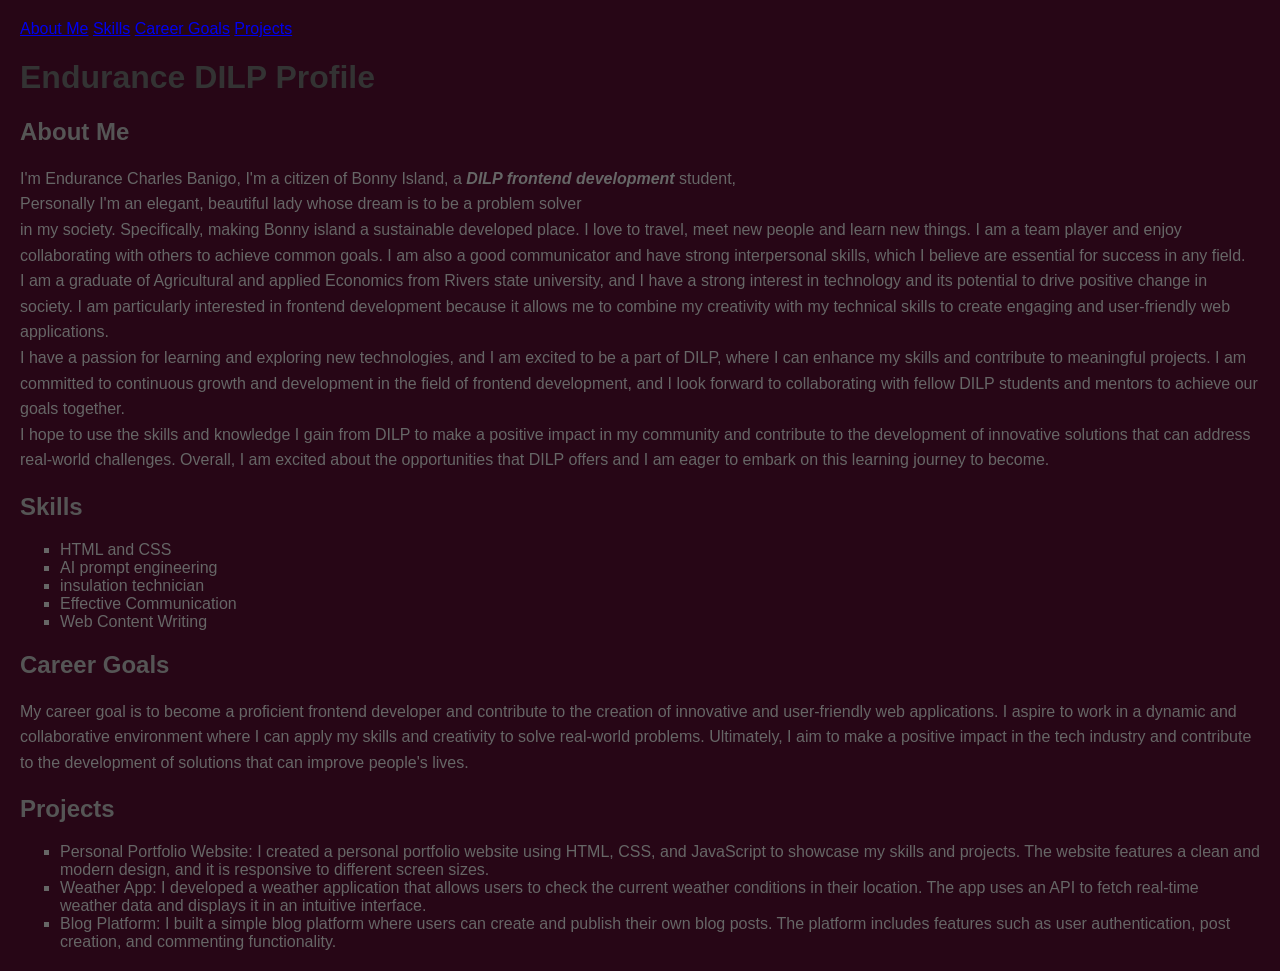
<file: index.html>
<!DOCTYPE html>
<html lang="en">

<head>
    <meta charset="UTF-8">
    <meta name="viewport" content="width=device-width, initial-scale=1.0">
    <title>My DILP Profile Page</title>

    <style>
        body {
            font-family: Arial, sans-serif;
            margin: 20px;
            background-color: #270616;
        
        }

        h1 {
            color: #333;
        }

        h2 {
            color: #555;
        }

        p {
            line-height: 1.6;
            color: #666;
        }

        ul {
            list-style-type: square;
            color: #666;
        }
    </style>
</head>

<body>
    <a href="#about-me">About Me</a>
    <a href="#skills">Skills</a>
    <a href="#career-goals">Career Goals</a>
    <a href="#projects">Projects</a>
    <h1>Endurance DILP Profile</h1>
    <h2 id="about-me">About Me</h2>
    <p>I'm Endurance Charles Banigo, I'm a citizen of Bonny Island, a <em><strong>DILP frontend
                development</strong></em> student,<br>
        Personally I'm an elegant, beautiful lady whose dream is to be a problem solver <br>
        in my society. Specifically, making Bonny island a sustainable developed place.
        I love to travel, meet new people and learn new things. I am a team player and enjoy collaborating with others
        to achieve common goals. I am also a good communicator and have strong interpersonal skills, which I believe are
        essential for success in any field.<br>
        I am a graduate of Agricultural and applied Economics from Rivers state university, and I have a strong interest
        in technology and its potential to drive positive change in society. I am particularly interested in frontend
        development because it allows me to combine my creativity with my technical skills to create engaging and
        user-friendly web applications.
        <br>I have a passion for learning and exploring new technologies, and I am excited to be a part of
        DILP, where I can enhance my skills and contribute to meaningful projects. I am committed to continuous growth
        and development in the field of frontend development, and I look forward to collaborating with fellow DILP
        students and mentors to achieve our goals together.<br>
        I hope to use the skills and knowledge I gain from DILP to make a positive impact in my community and contribute
        to
        the development of innovative solutions that can address real-world challenges. Overall, I am excited about the
        opportunities that DILP offers and I am eager to embark on this learning journey to become.
    </p>
    <h2 id="skills">Skills</h2>
    <ul>
        <li>HTML and CSS</li>
        <li>AI prompt engineering</li>
        <li>insulation technician</li>
        <li>Effective Communication</li>
        <li>Web Content Writing</li>
    </ul>
    <h2 id="career-goals">Career Goals</h2>
    <p>My career goal is to become a proficient frontend developer and
        contribute to the creation of innovative and user-friendly web applications.
        I aspire to work in a dynamic and collaborative environment where I can apply my skills and creativity to solve
        real-world problems.
        Ultimately, I aim to make a positive impact in the tech industry and contribute to the development of solutions
        that can improve people's lives.</p>
    <h2 id="projects">Projects</h2>
    <ul>
        <li>Personal Portfolio Website: I created a personal portfolio website using HTML, CSS, and JavaScript to
            showcase my skills and projects. The website features a clean and modern design, and it is responsive to
            different screen sizes.</li>
        <li>Weather App: I developed a weather application that allows users to check the current weather conditions in
            their location. The app uses an API to fetch real-time weather data and displays it in an intuitive
            interface.</li>
        <li>Blog Platform: I built a simple blog platform where users can create and publish their own blog posts. The
            platform includes features such as user authentication, post creation, and commenting functionality.</li>

</body>

</html>
</file>
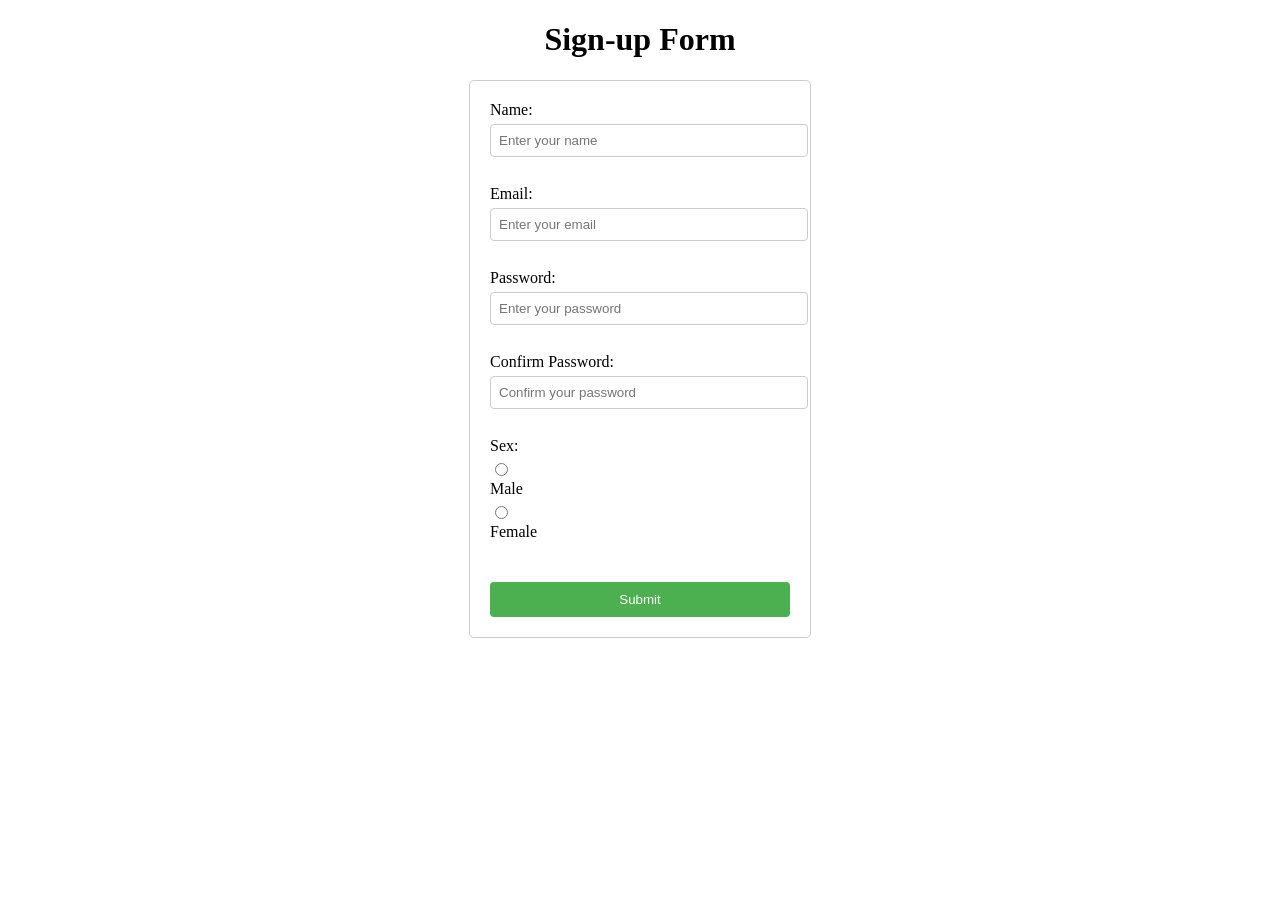
<file: 1index.html>
<!doctype html>
<html lang="en">
  <head>
    <meta charset="UTF-8" />
    <meta name="viewport" content="width=device-width, initial-scale=1.0" />
    <title>revision</title>
    <style>
      .sign-up form {
        width: 300px;
        margin: 0 auto;
        padding: 20px;
        border: 1px solid #ccc;
        border-radius: 5px;
      }
      .sign-up h1 {
        text-align: center;
      }
      .sign-up label {
        display: block;
        margin-bottom: 5px;
      }
      .sign-up input[type="text"],
      .sign-up input[type="email"],
      .sign-up input[type="password"],
      .sign-up input[type="date"] {
        width: 100%;
        padding: 8px;
        margin-bottom: 10px;
        border: 1px solid #ccc;
        border-radius: 4px;
      }
      .sign-up input[type="submit"] {
        width: 100%;
        padding: 10px;
        background-color: #4caf50;
        color: white;
        border: none;
        border-radius: 4px;
        cursor: pointer;
      }
      .sign-up input[type="submit"]:hover {
        background-color: #45a049;
      }
    </style>
  </head>
  <body>
    <div class="sign-up form">
      <h1>Sign-up Form</h1>
      <form method="post">
        <label for="name">Name:</label>
        <input
          type="text"
          id="name"
          name="name"
          placeholder="Enter your name"
          required
        />
        <br /><br />
        <label for="email">Email:</label>
        <input
          type="email"
          id="email"
          name="email"
          placeholder="Enter your email"
        />
        <br /><br />
        <label for="password">Password:</label>
        <input
          type="password"
          id="password"
          name="password"
          placeholder="Enter your password"
        />
        <br /><br />
        <label for="confirm-password">Confirm Password:</label>
        <input
          type="password"
          id="confirm-password"
          name="confirm-password"
          placeholder="Confirm your password"
        />
        <br /><br />
        <label for="sex">Sex:</label>
        <input type="radio" id="sex" name="sex" value="male" />
        <label for="sex">Male</label>
        <input type="radio" id="sex" name="sex" value="female" />
        <label for="sex">Female</label>
        <br /><br />
        <input type="submit" value="Submit" />
      </form>
    </div>
  </body>
</html>
</file>
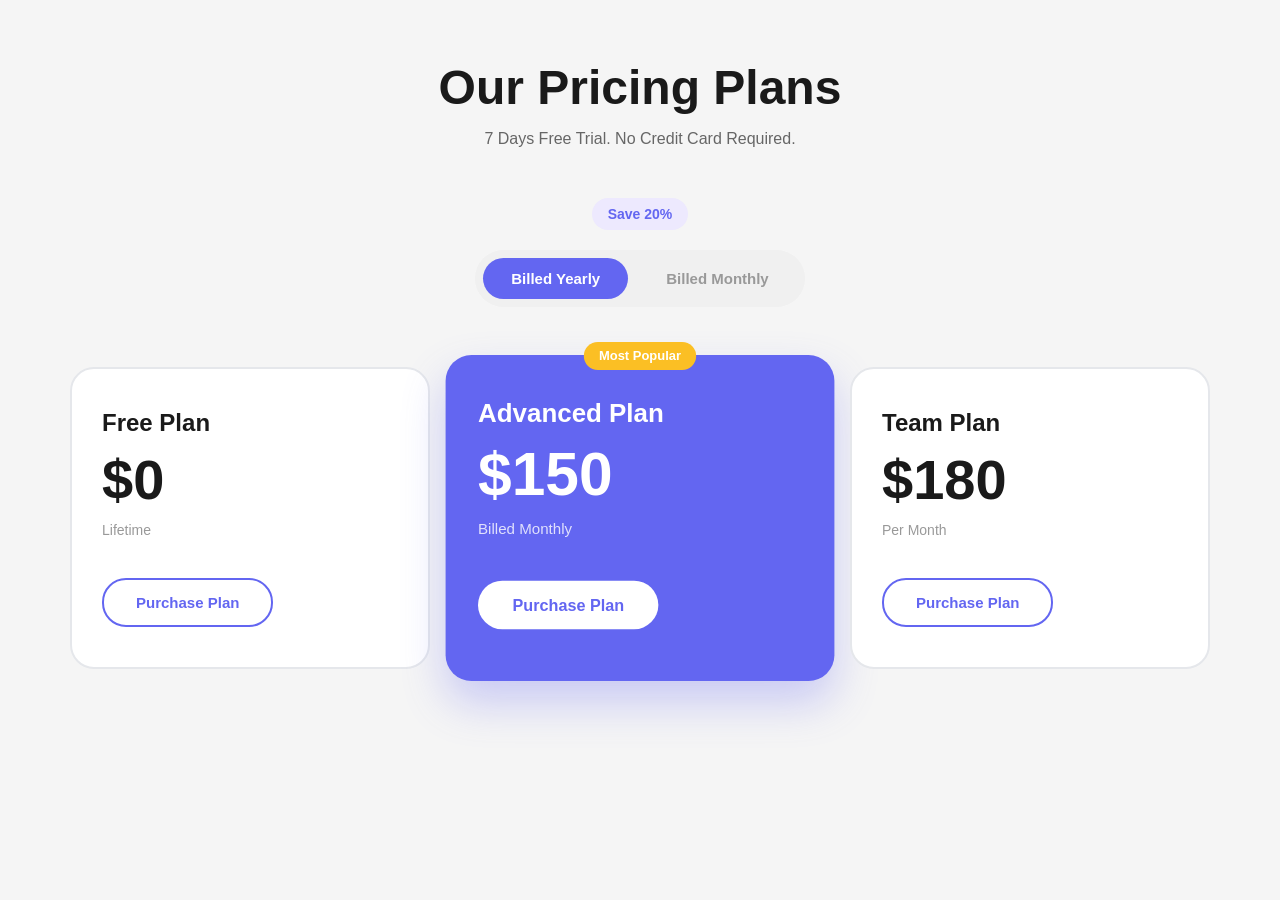
<file: price-card.html>
<!doctype html>
<html lang="en">
  <head>
    <meta charset="UTF-8" />
    <meta name="viewport" content="width=device-width, initial-scale=1.0" />
    <title>Post-card</title>
    <link rel="stylesheet" href="./pricing.css" />
  </head>
  <body>
    <!-- Main pricing wrapper -->
    <div class="pricing-wrapper">
      <!-- HEADER SECTION -->
      <div class="header">
        <h1>Our Pricing Plans</h1>
        <p>7 Days Free Trial. No Credit Card Required.</p>
      </div>

      <!-- BILLING SECTION -->
      <!-- container for save badge and toggle button -->
      <div class="billing-section">
        <div class="save-badge-wrapper">
          <!-- <span class=""></span> pending when we put icon -->
          <span class="save-badge">Save 20%</span>
        </div>

        <!-- toggle buttons for billing -->
        <div class="toggle-container">
          <button class="toggled-btn active">Billed Yearly</button>
          <button class="toggled-btn">Billed Monthly</button>
        </div>
      </div>
      <!-- PRICING CARDS SECTION -->
      <!-- Cards container -->
      <div class="cards-container">
        <!-- FREE PLAN CARD -->
        <div class="pricing-card">
          <div class="card-header">
            <h2 class="plan-name">Free Plan</h2>
            <h1 class="price">$0</h1>
            <p class="billing-period">Lifetime</p>
          </div>
          <button class="purchase-btn">Purchase Plan</button>
        </div>
        <!-- ADVANCED PLAN CARD (PREMIUM) -->
        <div class="pricing-card premium">
          <!-- Popular badge -->
          <span class="popular-badge">Most Popular</span>
          <div class="card-header">
            <h2 class="plan-name">Advanced Plan</h2>
            <h1 class="price">$150</h1>
            <p class="billing-period">Billed Monthly</p>
          </div>
          <button class="purchase-btn">Purchase Plan</button>
        </div>

        <!-- TEAM PLAN CARD -->
        <div class="pricing-card">
          <div class="card-header">
            <h2 class="plan-name">Team Plan</h2>
            <h1 class="price">$180</h1>
            <p class="billing-period">Per Month</p>
          </div>
          <button class="purchase-btn">Purchase Plan</button>
        </div>
      </div>
    </div>
  </body>
</html>
</file>
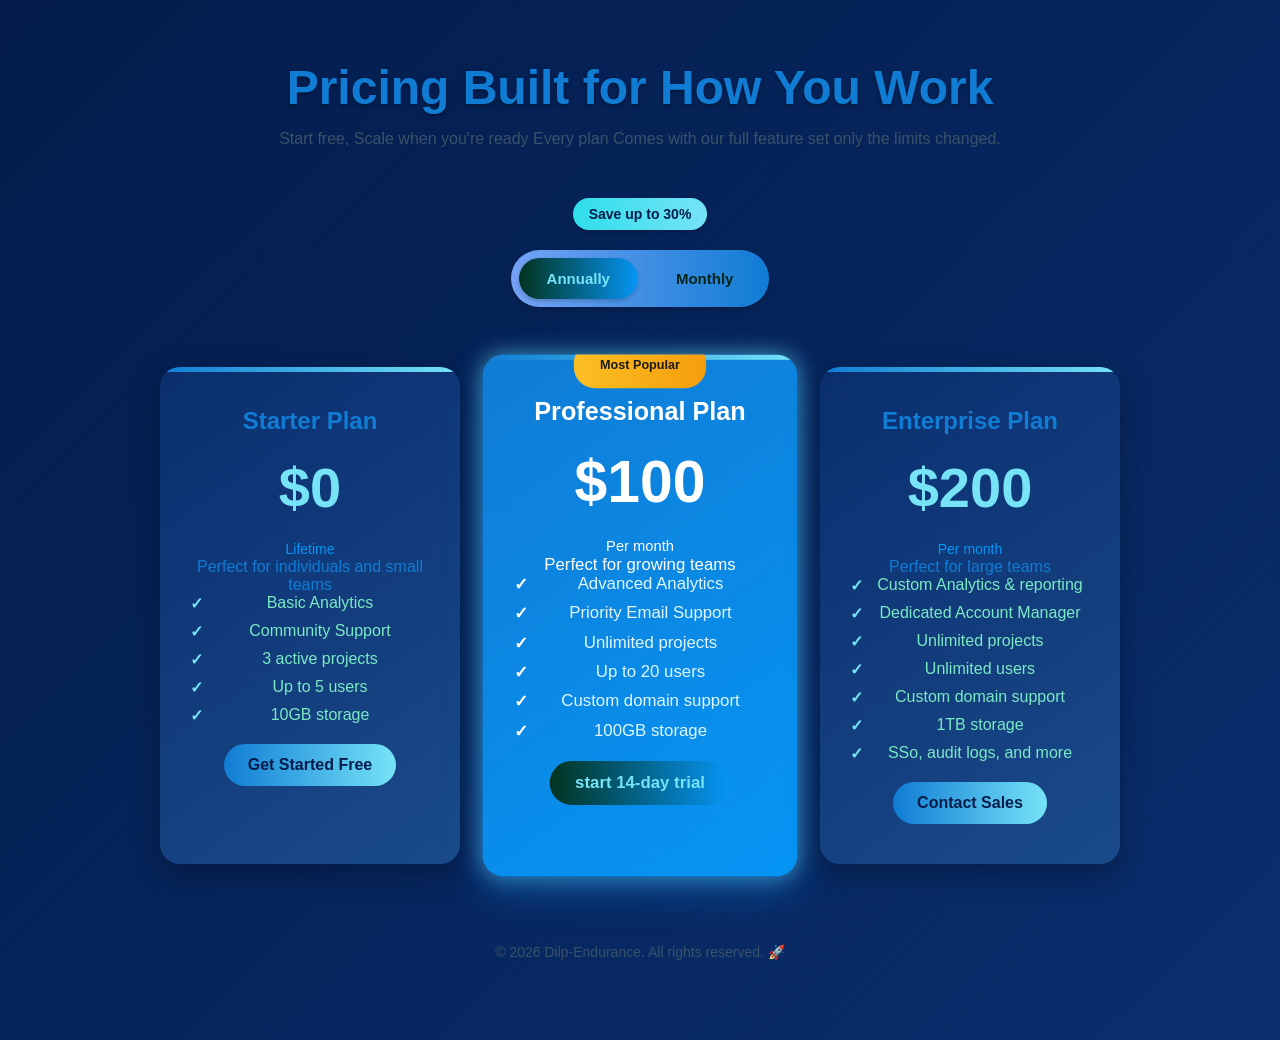
<file: pricingCardindex.html>
<!DOCTYPE html>
<html lang="en">
<head>
    <meta charset="UTF-8">
    <meta name="viewport" content="width=device-width, initial-scale=1.0">
    <title>PricingCards</title>
    <link rel="stylesheet" href="./pricingcard.css">
</head>
<body>
    <!-- main Body Session  -->
   <div class="main-container">
<!-- header session -->
    <div class="header">
        <h1>Pricing Built for How You Work</h1>
        <p>Start free, Scale when you're ready Every
            plan Comes with our full feature set only the limits changed.</p>
    </div>

    <!-- billing Session -->
    <div class="billing-section">
        <div class="save-badge">
            <span class="save-badge-text">Save up to 30%</span>
        </div>
        
        <!-- toggle buttons for billing -->
        <div class="toggle-container">
          <button class="toggled-btn active">Annually</button>
          <button class="toggled-btn">Monthly</button>
        </div>
    </div>
    <!-- pricing cards session -->
    <div class="cards-container">
        <!-- Starter plan card -->
        <div class="pricing-card">
            <div class="card-header">
                <h2 class="plan-name">Starter Plan</h2>
                <h1 class="price">$0</h1>
                <span class="per">Lifetime</span>
                <p class="teams">Perfect for individuals and small teams</p>
                <ul class="features">
                    <li>Basic Analytics</li>
                    <li>Community Support</li>
                    <li>3 active projects</li>
                    <li>Up to 5 users</li>
                    <li>10GB storage</li>
                </ul>
            </div>
            <button class="purchase-btn">Get Started Free</button>
        </div>

        <!-- professional plan card -->
        <div class="pricing-card premium">
            <span class="popular-badge">Most Popular</span>
            <div class="card-header">
                <h2 class="plan-name">Professional Plan</h2>
                <h1 class="price">$100</h1>
                <span class="per">Per month</span>
                <p class="teams">Perfect for growing teams</p>
                <ul class="features">
                    <li>Advanced Analytics</li>
                    <li>Priority Email Support</li>
                    <li>Unlimited projects</li>
                    <li>Up to 20 users</li>
                    <li>Custom domain support</li>
                    <li>100GB storage</li>

                </ul>

            </div>
            <button class="purchase-btn">start 14-day trial</button>
        </div>

        <!-- Enterprise plan card -->
        <div class="pricing-card">
            <div class="card-header">
                <h2 class="plan-name">Enterprise Plan</h2>
                <h1 class="price">$200</h1>
                <span class="per">Per month</span>
                <p class="teams">Perfect for large teams</p>
                <ul class="features">
                    <li>Custom Analytics & reporting</li>
                    <li>Dedicated Account Manager</li>
                    <li>Unlimited projects</li>
                    <li>Unlimited users</li>
                    <li>Custom domain support</li>
                    <li>1TB storage</li>
                    <li>SSo, audit logs, and more</li>
                </ul>
            </div>
            <button class="purchase-btn">Contact Sales</button>
        </div>
    </div>
    <!-- Footer -->
    <footer class="footer">
        <p>&copy; 2026 Dilp-Endurance. All rights reserved. 🚀</p>
    </footer>
</body>
</html>
</file>
<file: pricing.css>
* {
  padding: 0;
  margin: 0;
  box-sizing: border-box;
}
body {
  font-family: "segoe ui", Tahoma, Geneva, Verdana, sans-serif;
  background-color: #f5f5f5;
  color: black;
  padding: 60px 20px;
}
.pricing-wrapper {
  max-width: 1200px;
  margin: 0 auto;
}
.header {
  text-align: center;
  margin-bottom: 50px;
}
.header h1 {
  font-size: 48px;
  font-weight: 700;
  color: #1a1a1a;
  margin-bottom: 15px;
}
.header p {
  font-size: 16px;
  color: #666666;
}
.billing-section {
  display: flex;
  flex-direction: column;
  align-items: center;
  gap: 20px;
  margin-bottom: 60px;
}
.save-badge-wrapper {
  display: flex;
  align-items: center;
  gap: 10px;
}
.save-badge {
  background-color: #ede9fe;
  color: #6366f1;
  padding: 8px 16px;
  border-radius: 20px;
  font-size: 14px;
  font-weight: 600;
}
.toggle-container {
  display: flex;
  gap: 10px;
  background-color: #f0f0f0;
  padding: 8px;
  border-radius: 30px;
  width: fit-content;
}
.toggled-btn {
  padding: 12px 28px;
  border: none;
  background-color: transparent;
  color: #999999;
  border-radius: 24px;
  cursor: pointer;
  font-size: 15px;
  font-weight: 600;
  transition: all 0.3s ease;
}
.toggled-btn.active {
  background-color: #6366f1;
  color: #ffffff;
}
.toggled-btn:hover:not(.active) {
  background-color: #e0e0e0;
}
.cards-container {
  display: flex;
  justify-content: center;
  gap: 30px;
  flex-wrap: wrap;
  align-items: stretch;
}
.pricing-card {
  background-color: #ffffff;
  border: 2px solid #e5e7eb;
  border-radius: 24px;
  padding: 40px 30px;
  width: 30%;
  transition: all 0.3s ease;
  position: relative;
}
.pricing-card:hover {
  transform: translateY(-10px);
  box-shadow: 0 20px 40px rgba(0, 0, 0, 0.1);
}
.pricing-card.premium {
  background-color: #6366f1;
  border: none;
  color: white;
  transform: scale(1.08);
  box-shadow: 0 20px 40px rgba(99, 102, 241, 0.3);
}
.pricing-card.premium:hover {
  transform: scale(1.08) translateY(-10px);
  box-shadow: 0 30px 50px rgba(99, 102, 241, 0.4);
}
.popular-badge {
  position: absolute;
  top: -12px;
  left: 50%;
  transform: translateX(-50%);
  background-color: #fbbf24;
  color: white;
  padding: 6px 14px;
  border-radius: 20px;
  font-size: 12px;
  font-weight: 600;
}
.card-header {
  margin-bottom: 40px;
  display: flex;
  flex-direction: column;
  gap: 10px;
}
.plan-name {
  font-size: 24px;
  font-weight: 700;
  color: #1a1a1a;
}
.pricing-card.premium .plan-name {
  color: #ffffff;
}
.price {
  font-size: 56px;
  font-weight: 700;
  color: #1a1a1a;
}
.pricing-card.premium .price {
  color: #ffffff;
}
.billing-period {
  font-size: 14px;
  color: #999999;
}
.pricing-card.premium .billing-period {
  color: rgba(255, 255, 255, 0.8);
}
.purchase-btn {
  padding: 14px 32px;
  border: 2px solid #6366f1;
  background-color: transparent;
  color: #6366f1;
  border-radius: 24px;
  cursor: pointer;
  font-size: 15px;
  font-weight: 600;
  transition: all 0.3s ease;
}
.purchase-btn:hover {
  background-color: #f0f0f0;
}
.pricing-card.premium .purchase-btn {
  background-color: white;
  color: #6366f1;
  border: none;
}
.pricing-card.premium .purchase-btn:hover {
  background-color: #f5f5f5;
}
</file>
<file: pricingcard.css>
* {
  margin: 0;
  padding: 0;
  box-sizing: border-box;
}
body {
  font-family: "sans-serif ", Arial, Helvetica;
  background: linear-gradient(135deg, #031c4b 0%, #0a2e6e 100%);
  color: rgb(125, 207, 240);
  padding: 60px 20px;
  min-height: 100vh;
  animation: backgroundShift 10s ease-in-out infinite alternate;
}
.main-container {
  max-width: 1200px;
  margin: 0 auto;
}
.header {
  text-align: center;
  margin-bottom: 50px;
}
.header h1 {
  font-size: 48px;
  font-weight: 700;
  color: #107cd4;
  margin-bottom: 15px;
  text-shadow: 0 2px 4px rgba(0, 0, 0, 0.3);
}
.header p {
  font-size: 16px;
  color: #3a5268;
}
.pricing-cards {
  display: flex;
  gap: 20px;
  justify-content: center;
}
.pricing-card {
  background: linear-gradient(145deg, #0a2e6e 0%, #1a4a8a 100%);
  border-radius: 20px;
  padding: 40px 30px;
  width: 300px;
  text-align: center;
  color: #107cd4;
  box-shadow: 0 10px 30px rgba(0, 0, 0, 0.3);
  transition: all 0.3s ease;
  position: relative;
  overflow: hidden;
}
.pricing-card::before {
  content: "";
  position: absolute;
  top: 0;
  left: 0;
  right: 0;
  height: 5px;
  background: linear-gradient(90deg, #107cd4, #76e3f7);
}
.pricing-card:hover {
  transform: translateY(-10px);
  box-shadow: 0 20px 40px rgba(0, 0, 0, 0.4);
}
.pricing-card h2 {
  font-size: 24px;
  margin-bottom: 20px;
}
.pricing-card .price {
  font-size: 32px;
  font-weight: 700;
  margin-bottom: 20px;
}
.features {
  list-style: none;
  margin-bottom: 20px;
  color: #7be9c4;
}
.features li {
  margin-bottom: 10px;
  position: relative;
  padding-left: 20px;
}
.features li::before {
  content: "✓";
  position: absolute;
  left: 0;
  color: #76e3f7;
  font-weight: bold;
}
.billing-section {
  display: flex;
  flex-direction: column;
  align-items: center;
  gap: 20px;
  margin-bottom: 60px;
}
.save-badge {
  display: flex;
  align-items: center;
  gap: 10px;
}
.save-badge-text {
  background: linear-gradient(90deg, #2fdeeb, #76e3f7);
  color: #031c4b;
  padding: 8px 16px;
  border-radius: 20px;
  font-size: 14px;
  font-weight: 600;
  box-shadow: 0 2px 4px rgba(0, 0, 0, 0.2);
}
.billing-section .toggle-container {
  display: flex;
  gap: 10px;
  background: linear-gradient(90deg, #75a2f5, #107cd4);
  padding: 8px;
  border-radius: 30px;
  width: fit-content;
  box-shadow: 0 4px 8px rgba(0, 0, 0, 0.2);
}
.toggled-btn {
  padding: 12px 28px;
  border: none;
  background-color: transparent;
  color: #022518;
  border-radius: 24px;
  cursor: pointer;
  font-size: 15px;
  font-weight: 600;
  transition: all 0.3s ease;
}
.toggled-btn.active {
  background: linear-gradient(90deg, #02331f, #0695f5);
  color: #76e3f7;
  box-shadow: 0 2px 4px rgba(0, 0, 0, 0.2);
}
.toggled-btn.active:hover {
  background: linear-gradient(90deg, #107cd4, #76e3f7);
  color: #031c4b;
}
.toggled-btn:hover:not(.active) {
  background: linear-gradient(90deg, #107cd4, #76e3f7);
  color: #031c4b;
}
.cards-container {
  display: flex;
  gap: 30px;
  justify-content: center;
  flex-wrap: wrap;
}
.pricing-card .plan-name {
  font-size: 24px;
  margin-bottom: 20px;
}
.pricing-card .price {
  font-size: 56px;
  font-weight: 700;
  margin-bottom: 20px;
  color: #76e3f7;
}
.price {
  font-size: 16px;
  color: #7be9c4;
}
.pricing-card .per {
  font-size: 14px;
  color: #0695f5;
  margin-bottom: 10px;
}
.pricing-card.premium {
  background: linear-gradient(145deg, #107cd4 0%, #0695f5 100%);
  transform: scale(1.05);
  box-shadow:
    0 15px 35px rgba(16, 124, 212, 0.4),
    0 0 20px rgba(118, 227, 247, 0.6);
  animation: pulse 2s infinite ease-in-out;
}
.pricing-card.premium:hover {
  transform: scale(1.05) translateY(-10px);
  box-shadow: 0 25px 50px rgba(16, 124, 212, 0.5);
}
.pricing-card.premium .plan-name,
.pricing-card.premium .price,
.pricing-card.premium .per,
.pricing-card.premium .teams {
  color: #ffffff;
}
.pricing-card.premium .features {
  color: #e0f7ff;
}
.pricing-card.premium .features li::before {
  color: #ffffff;
}
.popular-badge {
  position: absolute;
  top: -12px;
  left: 50%;
  transform: translateX(-50%);
  background: linear-gradient(90deg, #fbbf24, #f59e0b);
  color: #1a1a1a;
  padding: 15px 25px;
  border-radius: 20px;
  font-size: 12px;
  font-weight: 600;
  animation: infinite badgeGlow 2s ease-in-out;
}
.purchase-btn {
  background: linear-gradient(90deg, #107cd4, #76e3f7);
  color: #031c4b;
  border: none;
  padding: 12px 24px;
  border-radius: 24px;
  cursor: pointer;
  font-size: 16px;
  font-weight: 600;
  transition: all 0.3s ease;
}
.purchase-btn:hover {
  background: linear-gradient(90deg, #76e3f7, #107cd4);
  color: #031c4b;
  box-shadow: 0 4px 8px rgba(0, 0, 0, 0.2);
}
.pricing-card.premium .purchase-btn {
  background: linear-gradient(90deg, #02331f, #0695f5);
  color: #76e3f7;
}
.pricing-card.premium .purchase-btn:hover {
  background: linear-gradient(90deg, #107cd4, #76e3f7);
  color: #031c4b;
  box-shadow: 0 4px 8px rgba(0, 0, 0, 0.2);
}
/* Responsive Design */
@media (max-width: 1024px) {
  .cards-container {
    gap: 20px;
  }
  .pricing-card {
    width: 280px;
  }
}

@media (max-width: 768px) {
  body {
    padding: 40px 10px;
  }
  .header h1 {
    font-size: 36px;
  }
  .header p {
    font-size: 14px;
  }
  .cards-container {
    flex-direction: column;
    align-items: center;
    gap: 20px;
  }
  .pricing-card {
    width: 90%;
    max-width: 400px;
  }
  .pricing-card .price {
    font-size: 48px;
  }
  .billing-section .toggle-container {
    flex-direction: column;
    width: 100%;
    max-width: 200px;
  }
  .toggled-btn {
    width: 100%;
  }
}

@media (max-width: 480px) {
  .header h1 {
    font-size: 28px;
  }
  .pricing-card {
    padding: 30px 20px;
  }
  .pricing-card .price {
    font-size: 40px;
  }
  .features li {
    font-size: 14px;
  }
}

.footer {
  text-align: center;
  margin-top: 60px;
  padding: 20px;
  color: #3a5268;
  font-size: 14px;
}

@keyframes backgroundShift {
  0% {
    background: linear-gradient(135deg, #031c4b 0%, #0a2e6e 100%);
  }
  100% {
    background: linear-gradient(135deg, #0a2e6e 0%, #031c4b 100%);
  }
}

@keyframes pulse {
  0%,
  100% {
    transform: scale(1.05);
    box-shadow:
      0 15px 35px rgba(16, 124, 212, 0.4),
      0 0 20px rgba(118, 227, 247, 0.6);
  }
  50% {
    transform: scale(1.08);
    box-shadow:
      0 20px 45px rgba(16, 124, 212, 0.5),
      0 0 30px rgba(118, 227, 247, 0.8);
  }
}

@keyframes badgeGlow {
  0% {
    box-shadow:
      0 2px 4px rgba(0, 0, 0, 0.2),
      0 0 10px rgba(251, 191, 36, 0.5);
  }
  100% {
    box-shadow:
      0 2px 4px rgba(0, 0, 0, 0.2),
      0 0 15px rgba(251, 191, 36, 0.8);
  }
}
</file>
